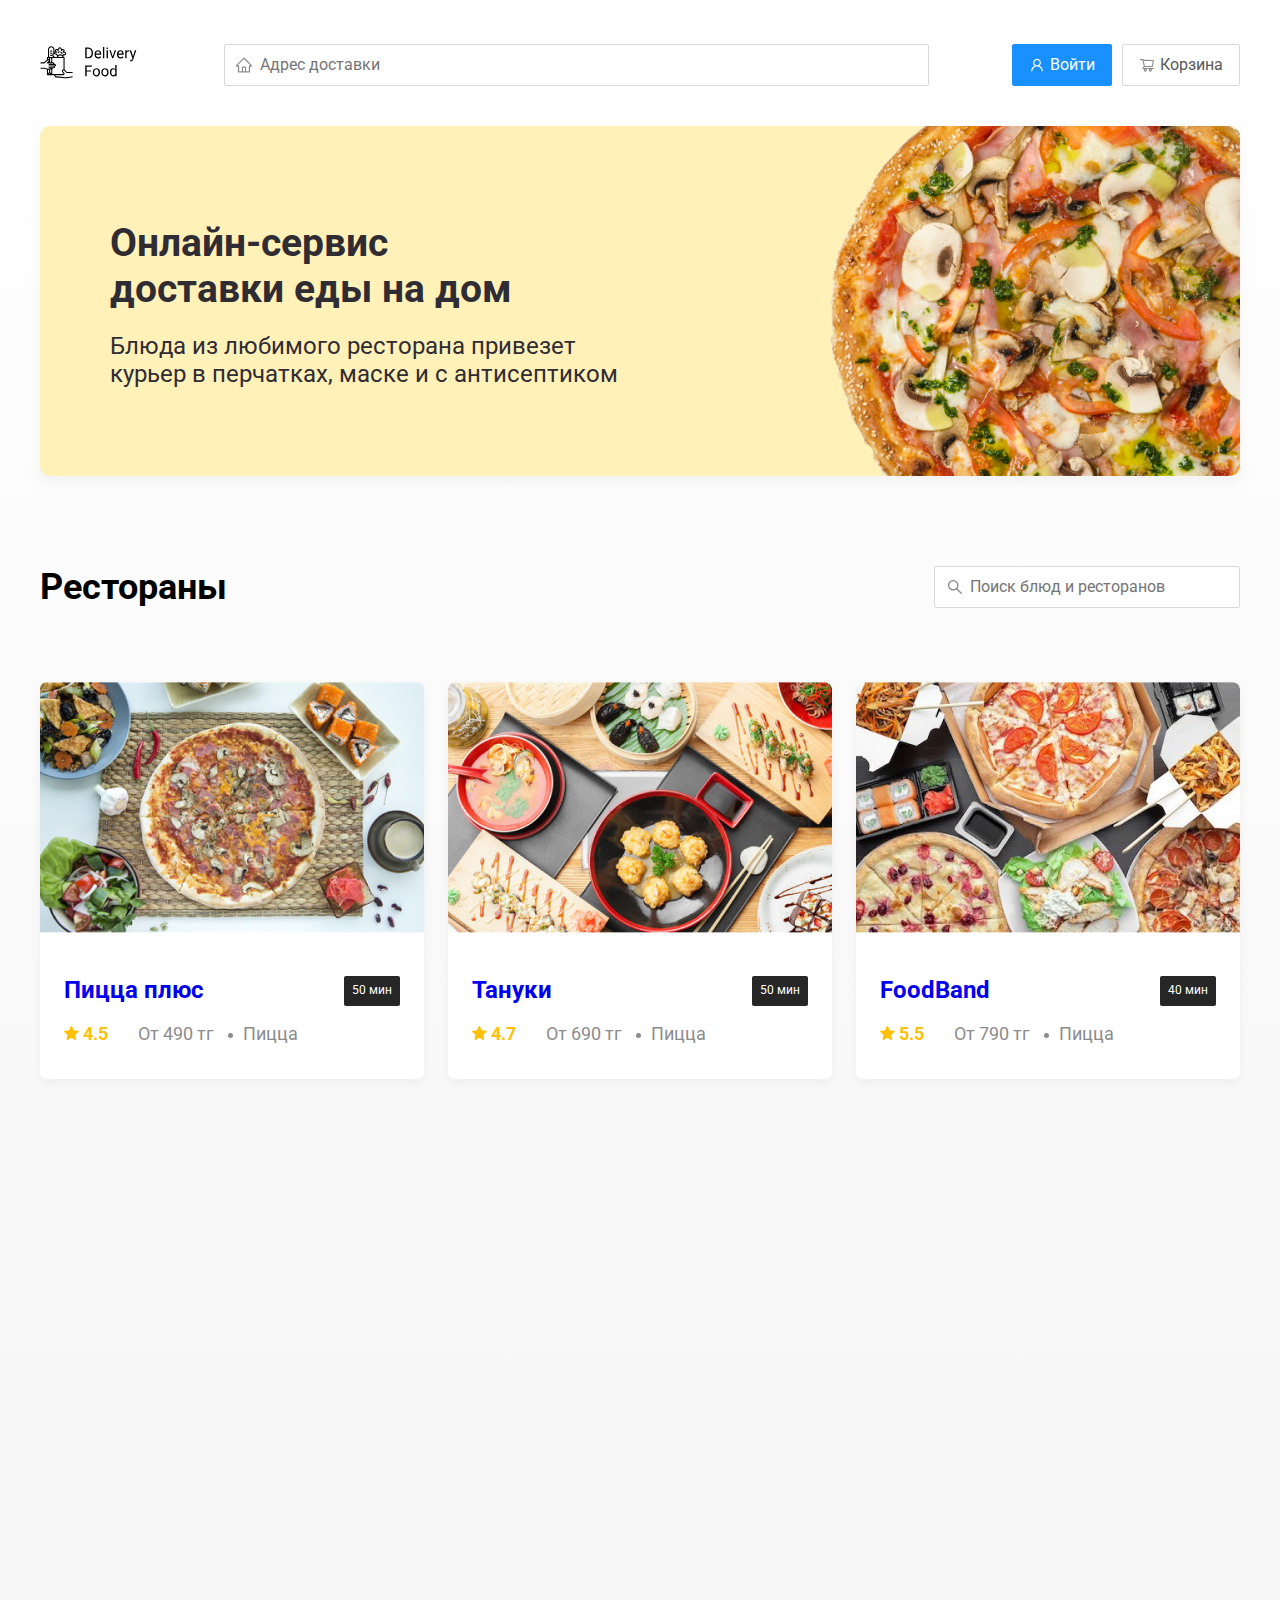
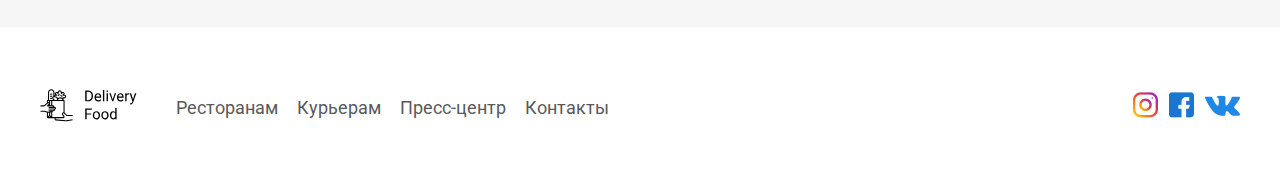
<file: index.html>
<!DOCTYPE html>
<html lang="ru">

<head>
    <meta charset="UTF-8">
    <meta name="viewport" content="width=device-width, initial-scale=1.0">
    <title>Delivery Food - доставка еды на дом!</title>
    <link href="https://fonts.googleapis.com/css2?family=Roboto:wght@400;700&display=swap" rel="stylesheet">
    <link rel="stylesheet" href="css/normalize.css">
    <link rel="stylesheet" href="css/animate.css">
    <link rel="stylesheet" href="css/style.css">
</head>

<body>
    <div class="container">
        <div class="header">
            <a href="index.html"><img src="img/logo.svg" alt="logo" class="logo"></a>
            <input type="text" class="input input-adress" placeholder="Адрес доставки">
            <div class="buttons">
                <button class="btn button-user">
                    <img src="img/user.svg" alt="user" class="button-icon">
                    <span class="button-text-user">Войти</span>
                </button>
                <button class="btn button-cart" id="cart-button">
                    <img src="img/cart.svg" alt="cart" class="button-icon">
                    <span class="button-text">Корзина</span>
                </button>
            </div>
        </div>

        <section class="offer">
            <h1 class="offer-title">Онлайн-сервис <br> доставки еды на дом</h1>
            <h2 class="offer-subtitle">Блюда из любимого ресторана привезет курьер в перчатках, маске и с антисептиком
            </h2>
        </section>

        <section class="restaurant">
            <h2 class="restaurant-heading">Рестораны</h2>
            <input type="text" class="input input-search" placeholder="Поиск блюд и ресторанов">
        </section>

        <section>
            <div class="cards">
                <a href="restaurant.html" class="card wow fadeInUp" data-wow-delay="0.2s">
                    <img src="img/image.jpg" alt="image" class="card-img">
                    <div class="card-heading">
                        <h2 class="card-heading-title">Пицца плюс</h2>
                        <span class="card-heading-time">50 мин</span>
                    </div>
                    <div class="card-info">
                        <span class="rating">
                            <img src="./img/star.svg" alt="star" class="rating-star">
                            4.5</span>
                        <span class="price">От 490 тг</span>
                        <span class="category">Пицца</span>
                    </div>
                </a>

                <a href="restaurant.html" class="card card wow fadeInUp" data-wow-delay="0.4s">
                    <img src="img/img2.jpg" alt="image" class="card-img">
                    <div class="card-heading">
                        <h2 class="card-heading-title">Тануки </h2>
                        <span class="card-heading-time">50 мин</span>
                    </div>
                    <div class="card-info">
                        <span class="rating">
                            <img src="./img/star.svg" alt="star" class="rating-star">
                            4.7</span>
                        <span class="price">От 690 тг</span>
                        <span class="category">Пицца</span>
                    </div>
                </a>

                <a href="restaurant.html" class="card card wow fadeInUp" data-wow-delay="0.6s">
                    <img src="img/img3.jpg" alt="image" class="card-img">
                    <div class="card-heading">
                        <h2 class="card-heading-title">FoodBand</h2>
                        <span class="card-heading-time">40 мин</span>
                    </div>
                    <div class="card-info">
                        <span class="rating">
                            <img src="./img/star.svg" alt="star" class="rating-star">
                            5.5</span>
                        <span class="price">От 790 тг</span>
                        <span class="category">Пицца</span>
                    </div>
                </a>

                <a href="restaurant.html" class="card card wow fadeInUp" data-wow-delay="0.2s">
                    <img src="img/img4.jpg" alt="image" class="card-img">
                    <div class="card-heading">
                        <h2 class="card-heading-title">Жадина-пицца</h2>
                        <span class="card-heading-time">60 мин</span>
                    </div>
                    <div class="card-info">
                        <span class="rating">
                            <img src="./img/star.svg" alt="star" class="rating-star">
                            2.4</span>
                        <span class="price">От 890 тг</span>
                        <span class="category">Пицца</span>
                    </div>
                </a>


                <a href="restaurant.html" class="card card wow fadeInUp" data-wow-delay="0.4s">
                    <img src="img/img5.jpg" alt="image" class="card-img">
                    <div class="card-heading">
                        <h2 class="card-heading-title">Точка еды</h2>
                        <span class="card-heading-time">60 мин</span>
                    </div>
                    <div class="card-info">
                        <span class="rating">
                            <img src="./img/star.svg" alt="star" class="rating-star">
                            4.9</span>
                        <span class="price">От 290 тг</span>
                        <span class="category">Пицца</span>
                    </div>
                </a>


                <a href="restaurant.html" class="card card wow fadeInUp" data-wow-delay="0.6s">
                    <img src="img/img6.jpg" alt="image" class="card-img">
                    <div class="card-heading">
                        <h2 class="card-heading-title">PizzaBurger</h2>
                        <span class="card-heading-time">40 мин</span>
                    </div>
                    <div class="card-info">
                        <span class="rating">
                            <img src="./img/star.svg" alt="star" class="rating-star">
                            2.5</span>
                        <span class="price">От 990 тг</span>
                        <span class="category">Пицца</span>
                    </div>
                </a>
            </div>
        </section>

    </div>
    <footer class="footer">
        <div class="container">
            <div class="footer-main">
                <a href="index.html"><img src="./img/logo.svg" alt="logo" class="logo logo-footer"></a>
                <nav class="footer-block">
                    <div class="footer-nav">
                        <a href="#" class="footer-link">Ресторанам</a>
                        <a href="#" class="footer-link">Курьерам</a>
                        <a href="#" class="footer-link">Пресс-центр</a>
                        <a href="#" class="footer-link">Контакты</a>
                    </div>
                </nav>
                <div class="social-links">
                    <a href="#" class="social-link"><img src="./img/insta.png" alt="instagramm"></a>
                    <a href="#" class="social-link"><img src="./img/facebook.png" alt="facebook"></a>
                    <a href="#" class="social-link"><img src="./img/vk.png" alt="vk"></a>
                </div>
            </div>
        </div>
    </footer>

    <div class="modal">
        <div class="modal-block">
            <div class="modal-header">
                <h3 class="modal-title">Корзина</h3>
                <span class="close">&times;</span>
            </div>
            <div class="modal-row">
                <span class="modal-row-title">Ролл угорь стандарт</span>
                <span class="modal-row-price">250 тг</span>
                <div class="modal-row-buttons">
                    <button class="modal-row-btn">-</button>
                    <span class="counter">1</span>
                    <button class="modal-row-btn">+</button>
                </div><!-- /.modal-row-buttons -->
            </div>
            <div class="modal-row">
                <span class="modal-row-title">Ролл угорь стандарт</span>
                <span class="modal-row-price">250 тг</span>
                <div class="modal-row-counter">
                    <button class="modal-row-btn">-</button>
                    <span class="counter">1</span>
                    <button class="modal-row-btn">+</button>
                </div><!-- /.modal-row-buttons -->
            </div>
            <div class="modal-row">
                <span class="modal-row-title">Ролл угорь стандарт</span>
                <span class="modal-row-price">250 тг</span>
                <div class="modal-row-buttons">
                    <button class="modal-row-btn">-</button>
                    <span class="counter">1</span>
                    <button class="modal-row-btn">+</button>
                </div><!-- /.modal-row-buttons -->
            </div>
            <div class="modal-row">
                <span class="modal-row-title">Ролл угорь стандарт</span>
                <span class="modal-row-price">250 тг</span>
                <div class="modal-row-buttons">
                    <button class="modal-row-btn">-</button>
                    <span class="counter">1</span>
                    <button class="modal-row-btn">+</button>
                </div><!-- /.modal-row-buttons -->
            </div>
            <div class="modal-footer">
                <span class="footer-price">1250 тг</span>
                <button class="footer-blue btn">Оформить заказ</button>
                <button class="footer-white btn">Отмена</button>
            </div>
            <!-- /.modal-row -->
        </div>
    </div>
    <script src="./js/wow.min.js"></script>
    <script src="./js/main.js"></script>

</body>

</html>
</file>
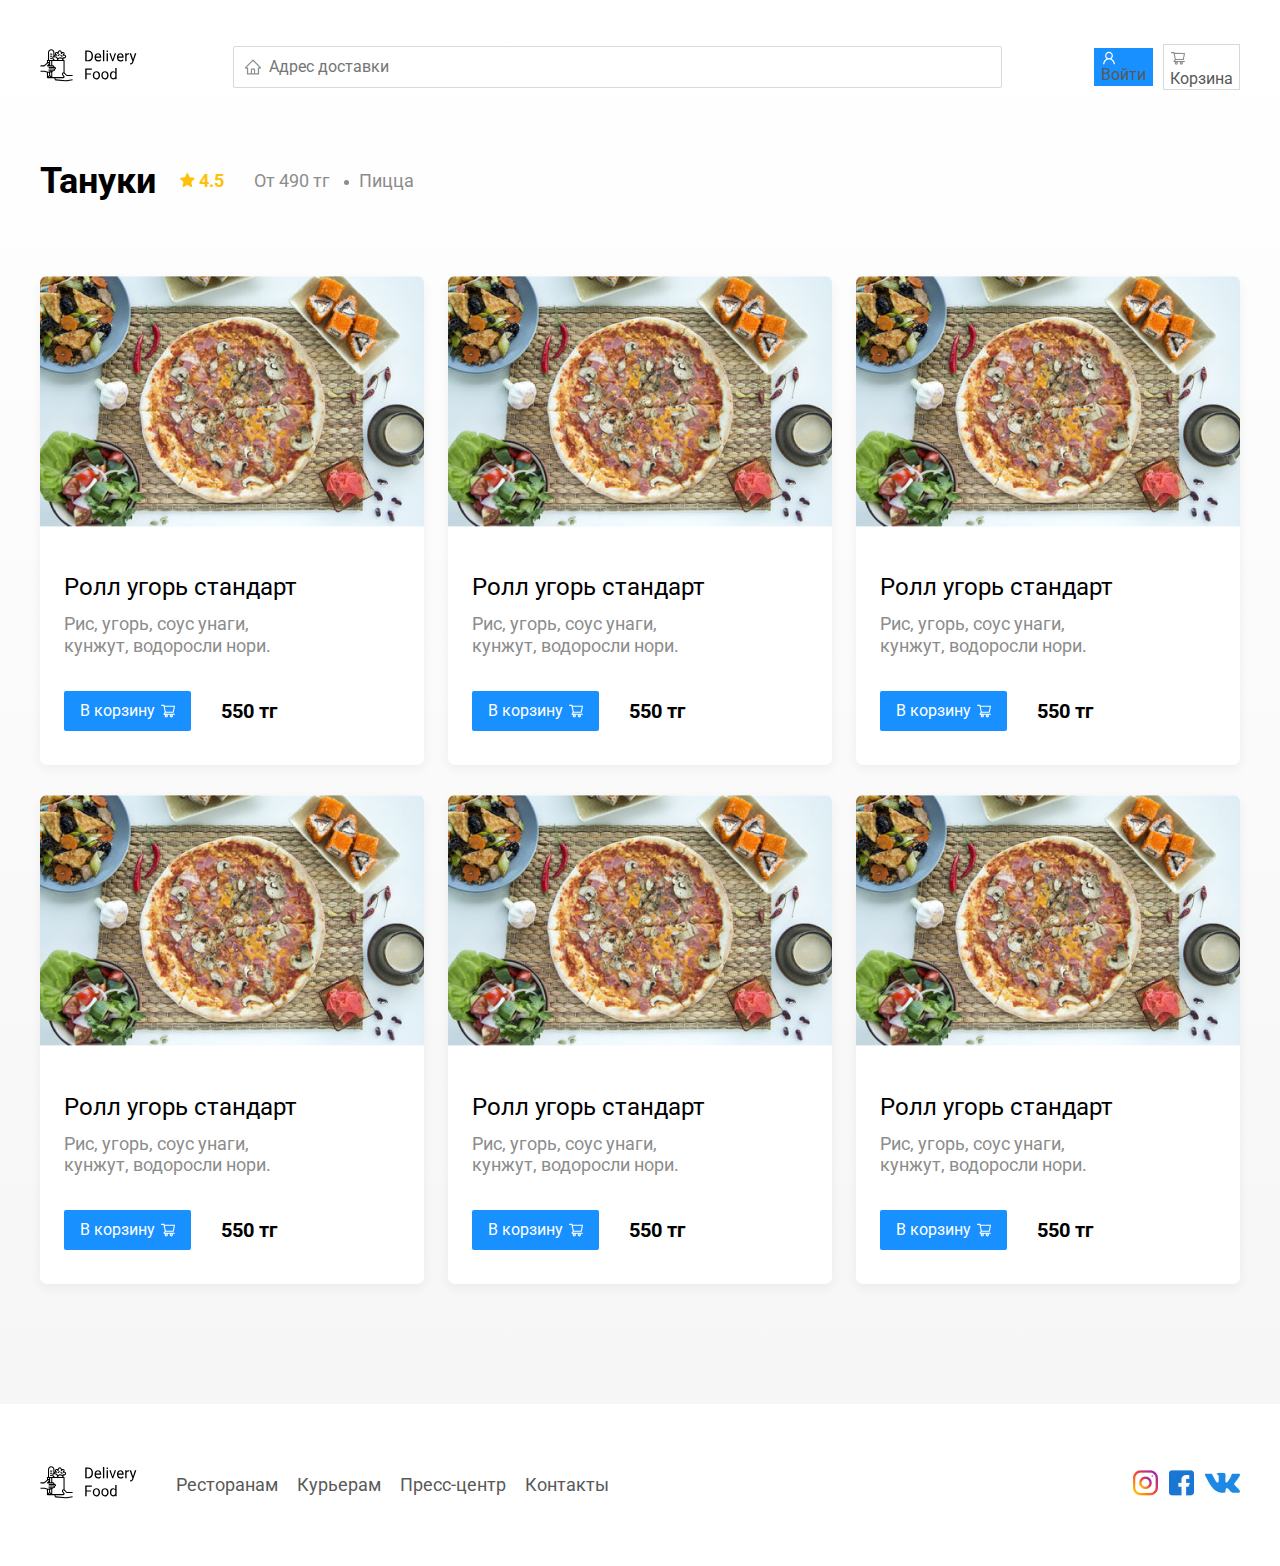
<file: restaurant.html>
<!DOCTYPE html>
<html lang="ru">

<head>
    <meta charset="UTF-8">
    <meta name="viewport" content="width=device-width, initial-scale=1.0">
    <title>Delivery Food - доставка еды на дом!</title>
    <link href="https://fonts.googleapis.com/css2?family=Roboto:wght@400;700&display=swap" rel="stylesheet">
    <link rel="stylesheet" href="css/normalize.css">
    <link rel="stylesheet" href="css/style.css">
</head>

<body>
    <div class="container">
        <div class="header">
            <a href="index.html"><img src="img/logo.svg" alt="logo" class="logo"></a>
            <input type="text" class="input input-adress" placeholder="Адрес доставки">
            <div class="buttons">
                <button class="button button-user">
                    <img src="img/user.svg" alt="user" class="button-icon">
                    <span class="button-text">Войти</span>
                </button>
                <button class="button button-cart">
                    <img src="img/cart.svg" alt="cart" class="button-icon">
                    <span class="button-text">Корзина</span>
                </button>
            </div>
        </div>

        <section class="restaurant">
            <h2 class="restaurant-heading">Тануки</h2>
            <div class="card-info">
                <span class="rating">
                    <img src="./img/star.svg" alt="star" class="rating-star">
                    4.5</span>
                <span class="price">От 490 тг</span>
                <span class="category">Пицца</span>
            </div>
        </section>

        <section>
            <div class="cards">
                <div class="card">
                    <img src="img/image.jpg" alt="image" class="card-img">
                    <div class="card-heading-block">
                        <h2 class="card-heading-title-text">Ролл угорь стандарт</h2>
                        <span class="card-heading-text">Рис, угорь, соус унаги, <br> кунжут, водоросли нори.</span>
                        <div class="buttons-block">
                            <button class="btn-cart">
                                В корзину <img src="./img/cart-white.svg" alt="cart-white" class="btn-cart-white">
                            </button>
                            <span class="btn-prise"> 550 тг</span>
                        </div>

                    </div>
                </div>


                <div class="card">
                    <img src="img/image.jpg" alt="image" class="card-img">
                    <div class="card-heading-block">
                        <h2 class="card-heading-title-text">Ролл угорь стандарт</h2>
                        <span class="card-heading-text">Рис, угорь, соус унаги, <br> кунжут, водоросли нори.</span>
                        <div class="buttons-block">
                            <button class="btn-cart">
                                В корзину <img src="./img/cart-white.svg" alt="cart-white" class="btn-cart-white">
                            </button>
                            <span class="btn-prise"> 550 тг</span>
                        </div>

                    </div>
                </div>

                <div class="card">
                    <img src="img/image.jpg" alt="image" class="card-img">
                    <div class="card-heading-block">
                        <h2 class="card-heading-title-text">Ролл угорь стандарт</h2>
                        <span class="card-heading-text">Рис, угорь, соус унаги, <br> кунжут, водоросли нори.</span>
                        <div class="buttons-block">
                            <button class="btn-cart">
                                В корзину <img src="./img/cart-white.svg" alt="cart-white" class="btn-cart-white">
                            </button>
                            <span class="btn-prise"> 550 тг</span>
                        </div>
                    </div>
                </div>

                <div class="card">
                    <img src="img/image.jpg" alt="image" class="card-img">
                    <div class="card-heading-block">
                        <h2 class="card-heading-title-text">Ролл угорь стандарт</h2>
                        <span class="card-heading-text">Рис, угорь, соус унаги, <br> кунжут, водоросли нори.</span>
                        <div class="buttons-block">
                            <button class="btn-cart">
                                В корзину <img src="./img/cart-white.svg" alt="cart-white" class="btn-cart-white">
                            </button>
                            <span class="btn-prise"> 550 тг</span>
                        </div>

                    </div>
                </div>


                <div class="card">
                    <img src="img/image.jpg" alt="image" class="card-img">
                    <div class="card-heading-block">
                        <h2 class="card-heading-title-text">Ролл угорь стандарт</h2>
                        <span class="card-heading-text">Рис, угорь, соус унаги, <br> кунжут, водоросли нори.</span>
                        <div class="buttons-block">
                            <button class="btn-cart">
                                В корзину <img src="./img/cart-white.svg" alt="cart-white" class="btn-cart-white">
                            </button>
                            <span class="btn-prise"> 550 тг</span>
                        </div>

                    </div>
                </div>

                <div class="card">
                    <img src="img/image.jpg" alt="image" class="card-img">
                    <div class="card-heading-block">
                        <h2 class="card-heading-title-text">Ролл угорь стандарт</h2>
                        <span class="card-heading-text">Рис, угорь, соус унаги, <br> кунжут, водоросли нори.</span>
                        <div class="buttons-block">
                            <button class="btn-cart">
                                В корзину <img src="./img/cart-white.svg" alt="cart-white" class="btn-cart-white">
                            </button>
                            <span class="btn-prise"> 550 тг</span>
                        </div>
                    </div>
                </div>

            </div>
        </section>

    </div>
    <footer class="footer">
        <div class="container">
            <div class="footer-main">
                <a href="index.html"><img src="./img/logo.svg" alt="logo" class="logo logo-footer"></a>
                <nav class="footer-block">
                    <div class="footer-nav">
                        <a href="#" class="footer-link">Ресторанам</a>
                        <a href="#" class="footer-link">Курьерам</a>
                        <a href="#" class="footer-link">Пресс-центр</a>
                        <a href="#" class="footer-link">Контакты</a>
                    </div>
                </nav>
                <div class="social-links">
                    <a href="#" class="social-link"><img src="./img/insta.png" alt="instagramm"></a>
                    <a href="#" class="social-link"><img src="./img/facebook.png" alt="facebook"></a>
                    <a href="#" class="social-link"><img src="./img/vk.png" alt="vk"></a>
                </div>
            </div>
        </div>
    </footer>


</body>

</html>
</file>
<file: css/style.css>
*,
:active,
:hover,
:focus {
  box-sizing: border-box;
  outline: 0;
  outline-offset: 0;
}

body {
  font-family: "Roboto", sans-serif;
  background: linear-gradient(
    180deg,
    rgba(245, 245, 245, 0) 1.04%,
    #f5f5f5 100%
  );
}

.container {
  max-width: 1200px;
  margin: auto;
}

.header {
  display: flex;
  margin-top: 44px;
  margin-bottom: 40px;
  align-items: center;
  justify-content: space-between;
}

.input {
  background: #ffffff;
  border: 1px solid #d9d9d9;
  box-sizing: border-box;
  border-radius: 2px;
  font-size: 16px;
  line-height: 24px;
  color: #bfbfbf;
  padding: 8px 0;
  padding-left: 35px;
  background-repeat: no-repeat;
  background-position: left 11px center;
}

.input-adress {
  flex: 0.8;
  background-image: url(../img/home.svg);
}

.buttons {
  display: flex;
  align-items: center;
  align-content: center;
}

.btn {
  border-radius: 2px;
  font-size: 16px;
  line-height: 24px;
  padding: 8px;
  cursor: pointer;
  display: flex;
  align-items: center;
}

.button:hover {
  box-shadow: 0 0 4px rgba(0, 0, 0, 0.2);
}

.button-icon {
  margin-right: 5px;
  display: flex;
  align-items: center;
}

.button-user {
  background-color: #1890ff;
  border: 1px solid #1890ff;
  color: #fff;
  margin-right: 10px;
}

.button-cart {
  background-color: #fff;
  border: 1px solid #d9d9d9;
}

.button-text {
  color: #595959;
}

.offer {
  background: #fff1b8 url(../img/pizza.png) no-repeat top -50px right -90px /
    500px;
  box-shadow: 0px 7px 12px rgba(158, 158, 163, 0.1);
  padding: 68px 70px;
  border-radius: 10px;
  margin-bottom: 60px;
}

.offer-title {
  font-weight: bold;
  font-size: 39px;
  line-height: 46px;
  color: #302c34;
  margin-bottom: 15px;
}

.offer-subtitle {
  font-size: 24px;
  line-height: 28px;
  font-weight: normal;
  width: 538px;
  color: #302c34;
}

.restaurant {
  display: flex;
  align-items: center;
  /* justify-content: space-between; */
  margin-bottom: 44px;
}

.restaurant-heading {
  display: flex;
  font-weight: bold;
  font-size: 36px;
  line-height: 42px;
  color: #000000;
}

.input-search {
  margin-left: auto;
  width: 306px;
  background-image: url(../img/search.svg);
}

.cards {
  display: flex;
  align-items: center;
  justify-content: space-between;
  flex-wrap: wrap;
  margin-bottom: 90px;
}

.card {
  background: #ffffff;
  box-shadow: 0px 4px 12px rgba(0, 0, 0, 0.05);
  border-radius: 7px;
  overflow: hidden;
  padding-bottom: 34px;
  margin-bottom: 30px;
  text-decoration: none;
}

.card-heading {
  display: flex;
  align-items: center;
  justify-content: space-between;
  padding: 20px 24px 0px 24px;
  margin: 0;
}

.card-heading-block {
  padding: 20px 24px 0px 24px;
  margin: 0;
}

.card-heading-title {
  font-weight: bold;
  font-size: 24px;
  cursor: pointer;
}

.card-heading-title-text {
  font-weight: normal;
  font-size: 24px;
  line-height: 32px;
  margin-bottom: 10px;
}

.card-heading-text {
  font-size: 18px;
  line-height: 21px;
  color: #8c8c8c;
}

.buttons-block {
  display: flex;
  align-items: center;
  margin-top: 35px;
}

.btn-cart {
  display: flex;
  align-items: center;
  background: #1890ff;
  border-radius: 2px;
  padding: 8px 16px;
  border: 0px;
  color: #fff;
  font-size: 16px;
  line-height: 24px;
  cursor: pointer;
}

.btn-cart-white {
  margin-left: 5px;
}

.btn-prise {
  font-weight: bold;
  font-size: 20px;
  line-height: 32px;
  margin-left: 30px;
}

.buttons-block {
  display: flex;
}

.card-heading-time {
  font-size: 12px;
  color: #ffffff;
  background: #262626;
  border-radius: 2px;
  padding: 8px;
}

.card-info {
  align-items: center;
  margin: 0;
  padding: 0 24px;
}

.rating {
  font-weight: bold;
  font-size: 18px;
  color: #ffc107;
  margin-right: 26px;
}

.price,
.category {
  font-weight: normal;
  font-size: 18px;
  color: #8c8c8c;
}

.category {
  cursor: pointer;
}

.price {
  margin-right: 10px;
}

.category::before {
  content: "";
  width: 5px;
  height: 5px;
  background-color: #8c8c8c;
  display: inline-block;
  vertical-align: middle;
  border-radius: 50%;
  margin-right: 10px;
}

.footer {
  background-color: #fff;
  padding: 60px 0;
}

.footer-main {
  display: flex;
  align-items: center;
  justify-content: space-between;
}

.logo-footer {
  margin-right: 35px;
}

.footer-block {
  margin-right: auto;
}

.footer-link {
  display: inline-block;
  text-decoration: none;
  font-size: 18px;
  line-height: 21px;
  color: #595959;
}

.footer-link:not(:last-child) {
  margin-right: 15px;
}

.social-links {
  display: flex;
  align-items: center;
}

.social-link:not(:last-child) {
  margin-right: 10px;
}

.modal {
  display: none;
  position: fixed;
  top: 0;
  left: 0;
  width: 100%;
  height: 100%;
  background: rgba(0, 0, 0, 0.4);
}

.is-open {
  display: flex;
}

.modal-block {
  max-width: 780px;
  width: 95%;
  min-height: 552px;
  background: #ffffff;
  border-radius: 5px;
  padding: 40px 45px;
  margin: auto;
}

.modal-header {
  display: flex;
  align-items: center;
  justify-content: space-between;
}

.close {
  font-size: 32px;
  background-color: transporent;
  cursor: pointer;
}

.modal-title {
  font-weight: bold;
  font-size: 36px;
  line-height: 42px;
  color: #000000;
}

.modal-row {
  display: flex;
  align-items: center;
  justify-content: space-between;
  border-bottom: 1px solid #d9d9d9;
  padding-bottom: 8px;
  margin-bottom: 15px;
}

.modal-row-title {
  font-weight: normal;
  font-size: 18px;
  line-height: 32px;
  color: #000000;
}

.modal-row-price {
  font-weight: bold;
  font-size: 20px;
  line-height: 32px;
  color: #000000;
  margin-left: auto;
  margin-right: 47px;
}

.modal-row-btn {
  border-radius: 2px;
  background-color: #fff;
  padding: 5px 16px;
  border: 1px solid #40a9ff;
}

.counter {
  font-weight: normal;
  font-size: 16px;
  line-height: 24px;
  padding: 0 13px;
}

.modal-footer {
  display: flex;
  align-items: center;
  justify-content: space-between;
  margin-top: 52px;
}

.footer-price {
  font-weight: bold;
  font-size: 20px;
  line-height: 23px;
  color: #fafafa;
  background: #262626;
  border-radius: 5px;
  padding: 10px 20px;
}

.btn {
  font-weight: normal;
  font-size: 16px;
  line-height: 24px;
  color: #ffffff;
  padding: 8px 16px;
}

.footer-blue {
  margin-left: auto;
  margin-right: 8px;
  background: #1890ff;
  border: 1px solid #1890ff;
}

.footer-white {
  color: #595959;
  border: 1px solid #d9d9d9;
}

@media (max-width: 1200px) {
  .container {
    max-width: 95%;
  }

  .card {
    flex-basis: 31%;
  }
}

@media (max-width: 992px) {
  .offer {
    background-position: top right -210px;
  }

  .rating {
    margin-right: 10px;
  }
}

@media (max-width: 768px) {
  .offer {
    background-position: top right -300px;
  }

  .offer-subtitle {
    font-size: 22px;
    width: 400px;
  }

  .card {
    flex-basis: 49%;
  }

  .footer-link {
    font-size: 14px;
  }

  .restaurant-heading {
    font-size: 24px;
  }
}

@media (max-width: 578px) {
  .header {
    flex-wrap: wrap;
  }

  .input-adress {
    order: 5;
    flex: 1;
    margin-top: 15px;
  }

  .button-text {
    display: none;
  }

  .button {
    height: 40px;
  }

  .offer {
    background-image: none;
    padding: 20px;
  }

  .offer-title {
    font-size: 24px;
    line-height: 1.2;
  }

  .offer-subtitle {
    font-size: 16px;
    width: 90%;
    line-height: 1.2;
  }

  .restaurant {
    flex-wrap: wrap;
  }

  .input-search {
    order: 2;
    flex: 100%;
  }

  .cards {
    flex-wrap: wrap;
  }

  .card {
    flex-basis: 100%;
  }

  .footer {
    padding: 30px 0;
  }

  .logo-footer {
    order: 2;
  }

  .footer-block {
    order: 1;
  }

  .footer-link {
    margin-right: 0px;
    text-align: center;
  }

  .social-links {
    order: 3;
  }
}
</file>
